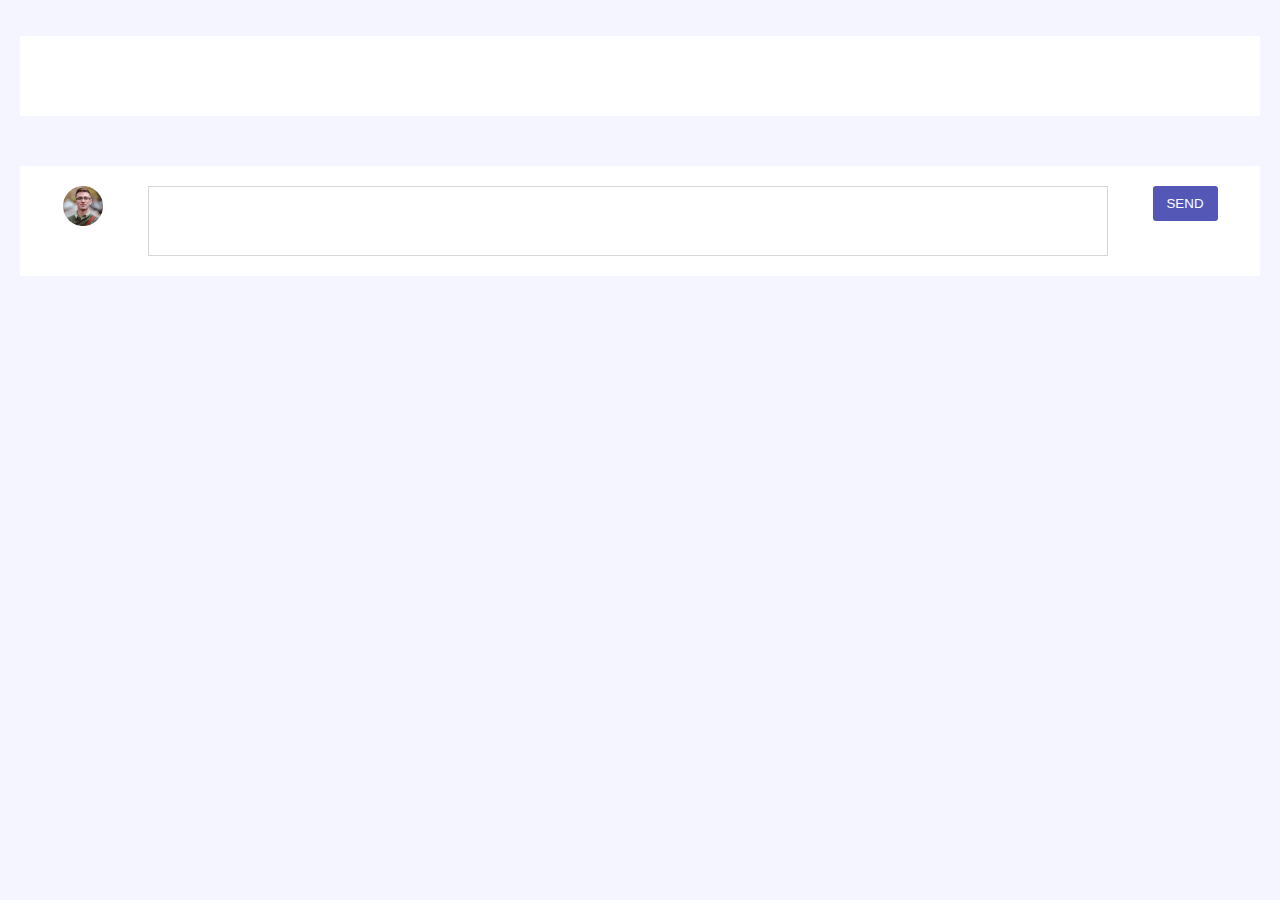
<file: interactive-comments-section-main/index.html>
<!DOCTYPE html>
<html lang="en">

<head>
  <meta charset="UTF-8">
  <meta name="viewport" content="width=device-width, initial-scale=1.0">
  <link rel="icon" type="image/png" sizes="32x32" href="./images/favicon-32x32.png">
  <link rel="stylesheet" href="./css/style.css">
  <link href="https://cdn.jsdelivr.net/npm/bootstrap@5.2.1/dist/css/bootstrap.min.css" rel="stylesheet"
    integrity="sha384-iYQeCzEYFbKjA/T2uDLTpkwGzCiq6soy8tYaI1GyVh/UjpbCx/TYkiZhlZB6+fzT" crossorigin="anonymous">
  <script src="https://cdn.jsdelivr.net/npm/@popperjs/core@2.11.6/dist/umd/popper.min.js"
    integrity="sha384-oBqDVmMz9ATKxIep9tiCxS/Z9fNfEXiDAYTujMAeBAsjFuCZSmKbSSUnQlmh/jp3" crossorigin="anonymous">
    </script>

  <script src="https://cdn.jsdelivr.net/npm/bootstrap@5.2.1/dist/js/bootstrap.min.js"
    integrity="sha384-7VPbUDkoPSGFnVtYi0QogXtr74QeVeeIs99Qfg5YCF+TidwNdjvaKZX19NZ/e6oz" crossorigin="anonymous">
    </script>
  <script type="module" src="./js/script.js" defer></script>

  <title>Frontend Mentor | Interactive comments section</title>

</head>

<body>

  <center>
    <div class="container">
      <div class="col-sm-12">
        <div class="comments">
          <div class="comment">

          </div>
        </div>
        <div class="my-comment">
          <img src="./images/avatars/image-juliusomo.png" 
          alt="Foto Julius Omo"
          width="40px">
          <textarea 
            placeholder="Add a comment..." 
            id="commentInput">
          </textarea>
          <input type="submit" id="send-comment" value="SEND">
        </div>
      </div>
    </div>
  </center>
</body>

</html>
</file>
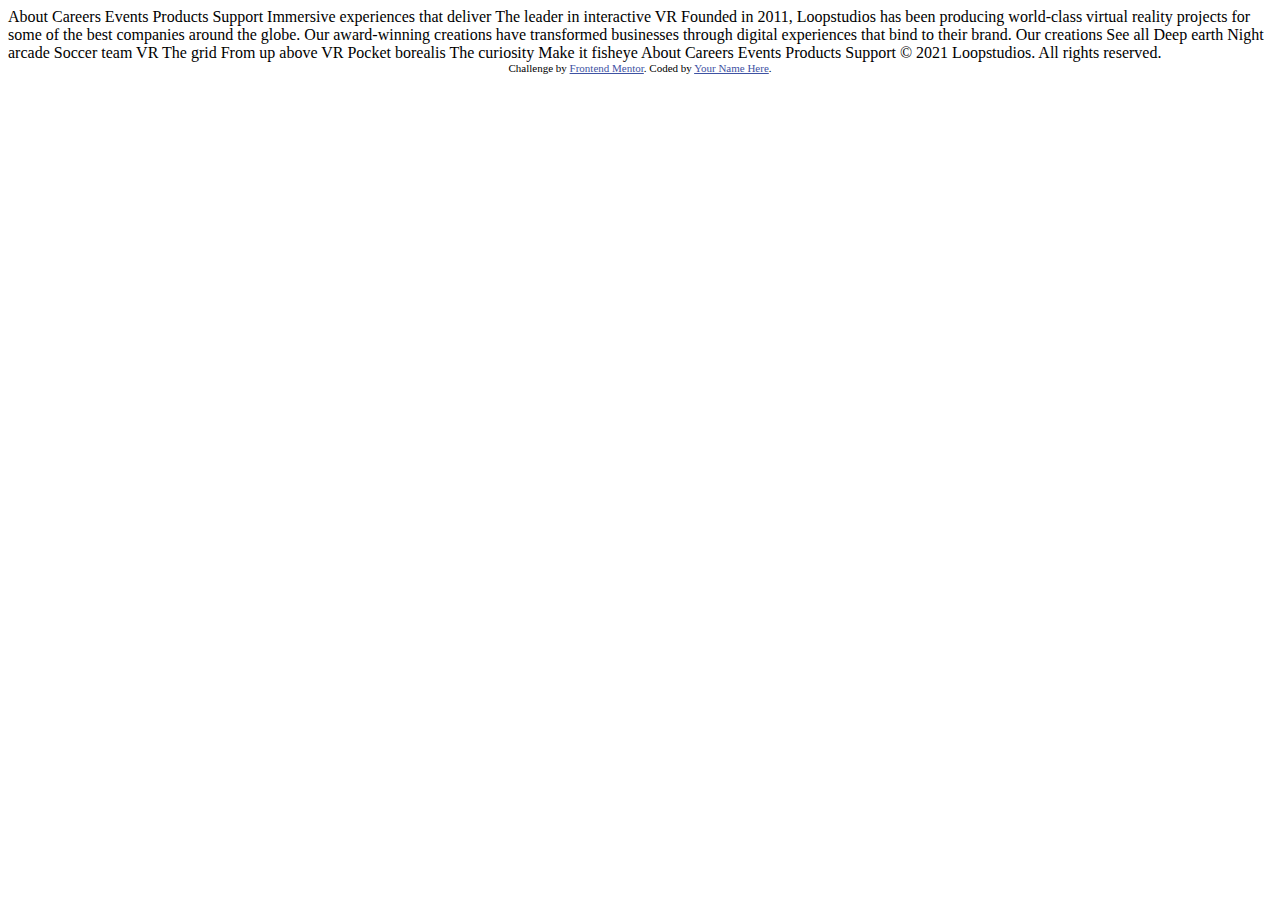
<file: loopstudios-landing-page-main/index.html>
<!DOCTYPE html>
<html lang="en">
<head>
  <meta charset="UTF-8">
  <meta name="viewport" content="width=device-width, initial-scale=1.0"> <!-- displays site properly based on user's device -->

  <link rel="icon" type="image/png" sizes="32x32" href="./images/favicon-32x32.png">
  
  <title>Frontend Mentor | Loopstudios landing page</title>

  <!-- Feel free to remove these styles or customise in your own stylesheet 👍 -->
  <style>
    .attribution { font-size: 11px; text-align: center; }
    .attribution a { color: hsl(228, 45%, 44%); }
  </style>
</head>
<body>
  About
  Careers
  Events
  Products
  Support

  Immersive experiences that deliver

  The leader in interactive VR

  Founded in 2011, Loopstudios has been producing world-class virtual reality 
  projects for some of the best companies around the globe. Our award-winning 
  creations have transformed businesses through digital experiences that bind 
  to their brand.

  Our creations

  See all

  Deep earth
  Night arcade
  Soccer team VR
  The grid
  From up above VR
  Pocket borealis
  The curiosity
  Make it fisheye

  About
  Careers
  Events
  Products
  Support

  © 2021 Loopstudios. All rights reserved.

  <div class="attribution">
    Challenge by <a href="https://www.frontendmentor.io?ref=challenge" target="_blank">Frontend Mentor</a>. 
    Coded by <a href="#">Your Name Here</a>.
  </div>
</body>
</html>
</file>
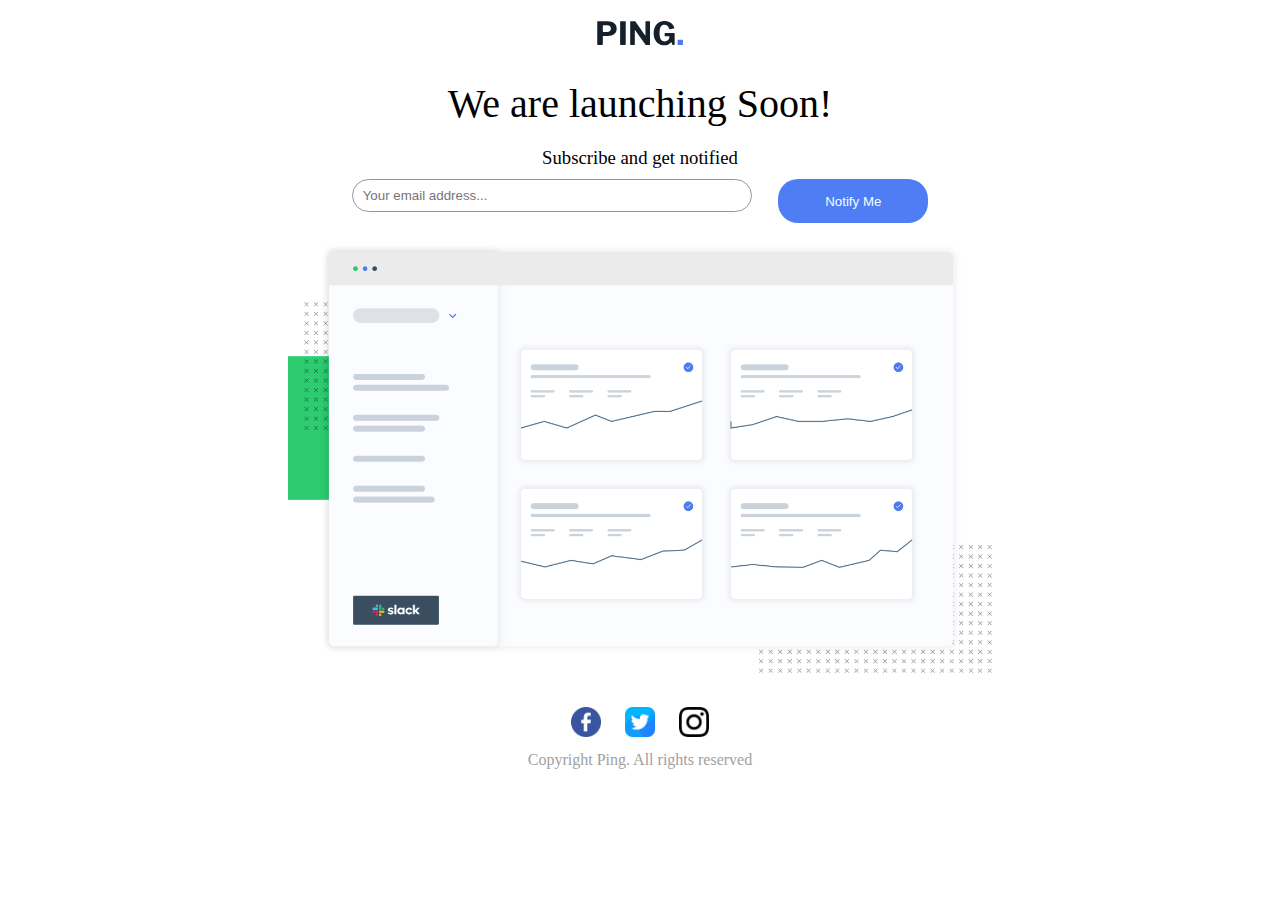
<file: ping-coming-soon-page-master/index.html>
<!DOCTYPE html>
<html lang="en">

<head>
  <meta charset="UTF-8">
  <meta name="viewport" content="width=device-width, initial-scale=1.0">
  <link rel="icon" type="image/png" sizes="32x32" href="./images/favicon-32x32.png">
  <link rel="stylesheet" href="style.css">
  <title>Frontend Mentor | Ping coming soon page</title>
</head>

<body>
  <div class="main">
    <div class="logo">
      <img src="./images/logo.svg" alt="Logo">
    </div>
    <h1>We are launching <b>Soon!</b></h1>
    <h3>Subscribe and get notified</h3>
    <div class="form">
      <form class="form">
        <div class="emailInput">
          <input type="email" class="form-control" placeholder="Your email address..." required>
          <div class="hide"><i>Please provide a valid email address</i></div>
        </div>
        <input type="submit" value="Notify Me" id="btn-submit" onclick="validaInput()">
      </form>
    </div>
    <div class="imageMain">
      <img src="./images/illustration-dashboard.png" alt="illustration-dashboard">
    </div>
  </div>
  <footer>
    <div class="socials">
      <img src="./images/facebook.png" alt="facebook logo">
      <img src="./images/twitter.png" alt="twitter logo">
      <img src="./images/instagram.png" alt="instagram logo">
    </div>
    <span id="copy">Copyright Ping. All rights reserved</span>
  </footer>


</body>

<script>
  emailInput = document.querySelector('.form-control')

  function validaInput() {
    if (emailInput.value == null || emailInput.value.includes('@') == false) {
      document.querySelector('.hide').style.display = "block"
      emailInput.style.border = "1px solid red"
      setTimeout(() => {
        document.querySelector('.hide').style.display = "none"
        emailInput.style.border = "1px solid hsl(0, 0%, 59%)"
      }, 2000);
    }
  }
</script>

</html>
</file>
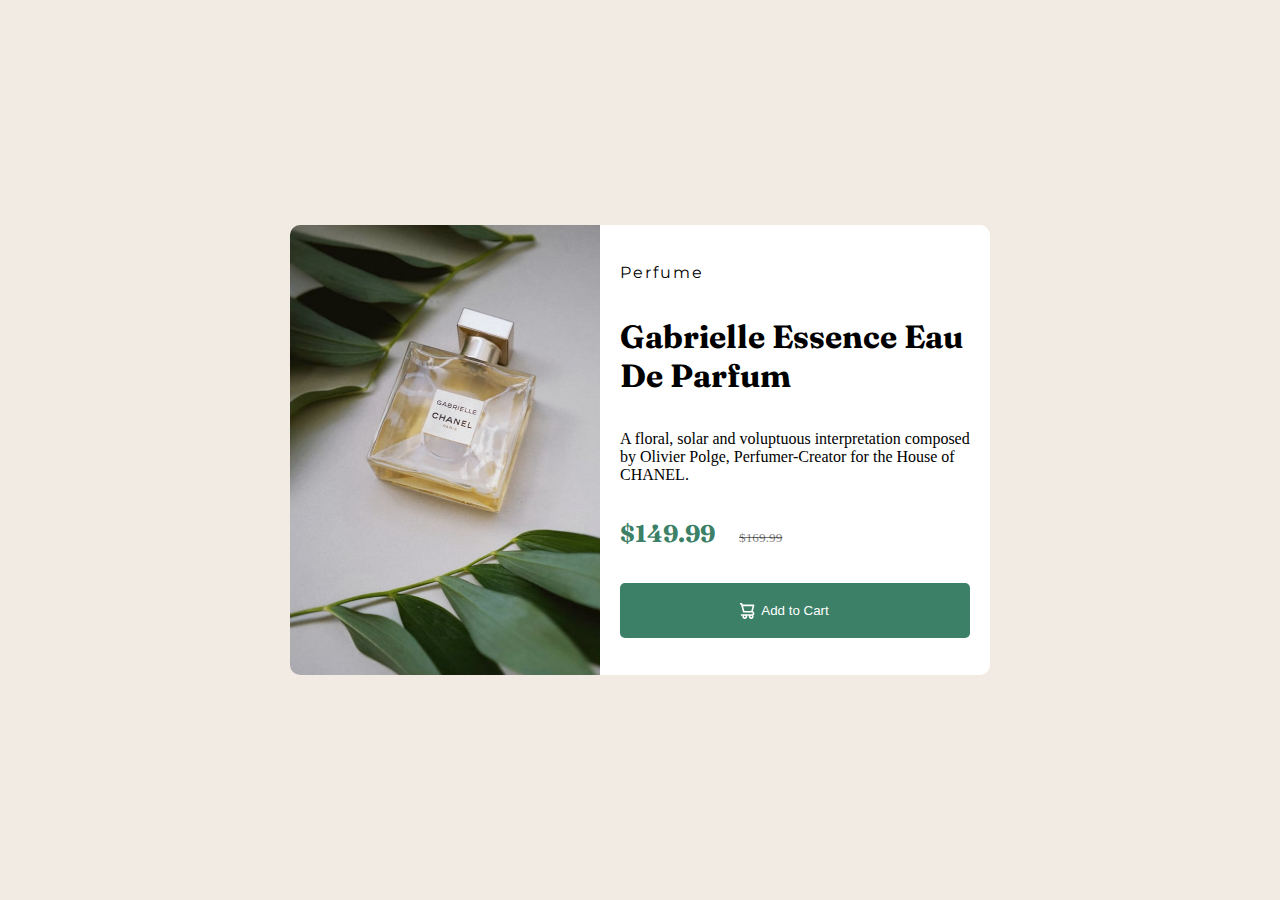
<file: product-preview-card-component-main/index.html>
<!DOCTYPE html>
<html lang="en">

<head>
  <meta charset="UTF-8">
  <meta name="viewport" content="width=device-width, initial-scale=1.0">
  <!-- displays site properly based on user's device -->

  <link rel="icon" type="image/png" sizes="32x32" href="./images/favicon-32x32.png">
  <link rel="stylesheet" href="style.css">
  <title>Frontend Mentor | Product preview card component</title>

  <!-- Feel free to remove these styles or customise in your own stylesheet 👍 -->
  <style>
    .attribution {
      font-size: 11px;
      text-align: center;
    }

    .attribution a {
      color: hsl(228, 45%, 44%);
    }
  </style>
</head>

<body>
  <!-- * -->
  <div class="main">
    <!-- A -->
    <div class="contentmain">
      <!-- B -->
      <div class="card">
        <!-- C -->
        <div class="contentcard">
          <!-- D -->
          <div class="img-product"></div>
          <div class="txtcard">
            <p id="product">Perfume</p>
            <h1 id="name-product">Gabrielle Essence Eau De Parfum</h1>
            <p id="description">A floral, solar and voluptuous interpretation composed by Olivier Polge,
              Perfumer-Creator for the House of CHANEL.</p>
            <div class="price">
              <span>$149.99</span>
              <strike>$169.99</strike>
            </div>
            <div class="input-btn">
              <img src="./images/icon-cart.svg" alt="Car Icon">
              <input type="button" value="Add to Cart">
            </div>
          </div>
          <!-- D -->
        </div>
        <!-- C -->
      </div>
      <!-- B -->
    </div>
    <!-- A -->
  </div>
  <!-- * -->

</body>

</html>
</file>
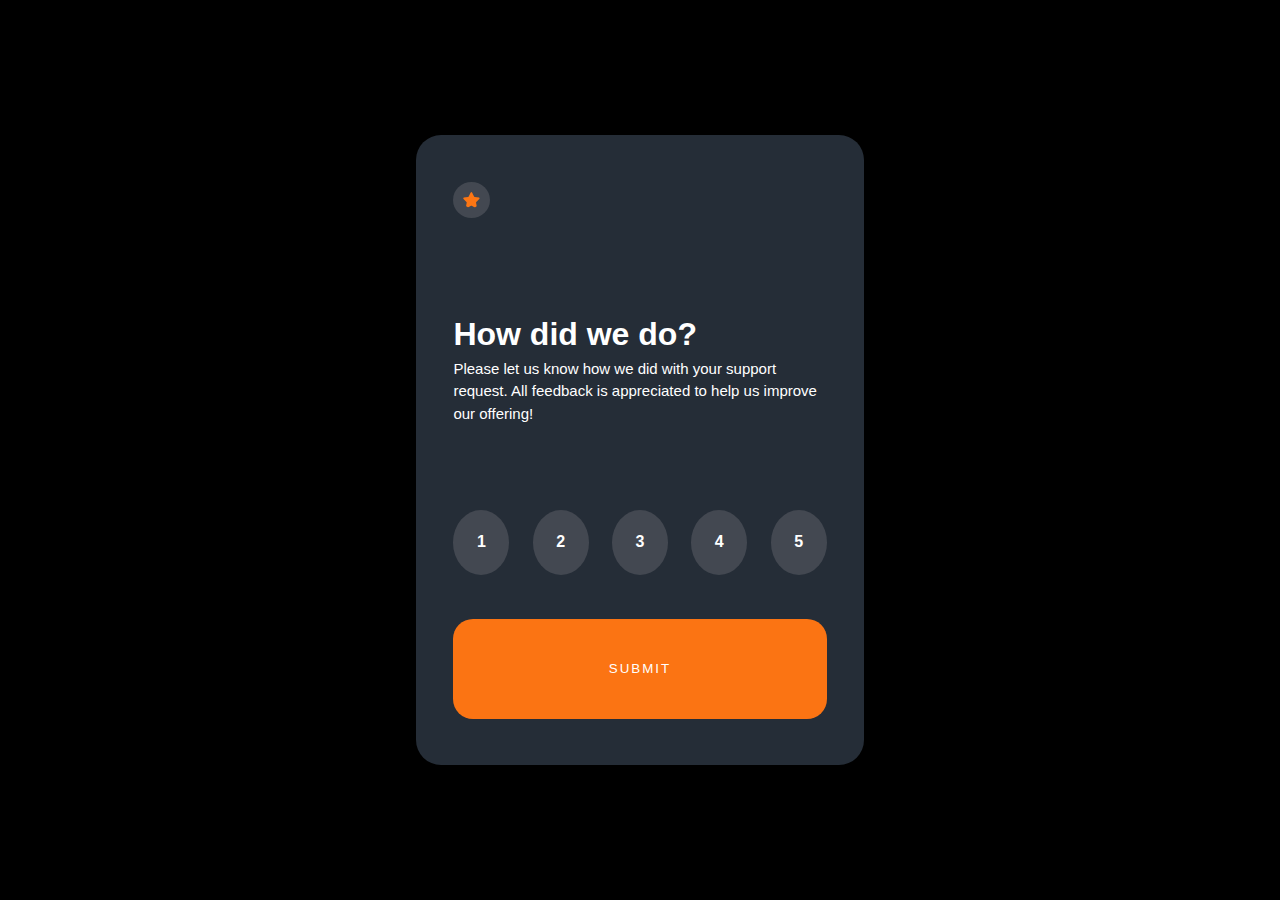
<file: rate-card-main/index.html>
<!DOCTYPE html>
<html lang="pt-br">

<head>
    <meta charset="UTF-8">
    <meta http-equiv="X-UA-Compatible" content="IE=edge">
    <meta name="viewport" content="width=device-width, initial-scale=1.0">
    <link rel="stylesheet" href="style.css">
    <title>DESAFIO</title>
</head>

<body>
    <main>
        <div class="centermain">
            <div class="centercard">
                <div class="card">
                    <div class="center-card-content">
                        <div id="header-card">
                            <div id="star">
                                <img src="./assets/icon-star.svg" alt="">
                            </div>
                        </div>
                        <div class="middle1-card-content" id="middle1-card">
                            <h1>How did we do?</h1>
                            <p>Please let us know how we did with your support request. All feedback is appreciated to
                                help us improve our offering!</p>
                        </div>
                        <div class="middle2-card-content" id="middle2-card">
                            <div id="rating-1" onclick="recebeNota1()">1</div>
                            <div id="rating-2" onclick="recebeNota2()">2</div>
                            <div id="rating-3" onclick="recebeNota3()">3</div>
                            <div id="rating-4" onclick="recebeNota4()">4</div>
                            <div id="rating-5" onclick="recebeNota5()">5</div>
                        </div>
                        <div class="footer-card-content" id="footer-card">
                            <input type="submit" value="SUBMIT" onclick="alternaTela()">
                        </div>
                    </div>
                </div>
                <!-- CARD 2  -->
                <div class="card-secundary">
                    <div class="center-card-secundary">
                        <img src="./assets/illustration-thank-you.svg" alt="">
                        <div class="thanks-rating"></div>
                        <h1>Thank you!</h1>
                        <p>We appreciate you taking the time to give
                            a rating. If you ever need more support, don't
                            hesitate to get in touch!
                        </p>
                    </div>
                </div>
            </div>
        </div>
    </main>
</body>
    <script src="./JS/script.js"></script>
</html>
</file>
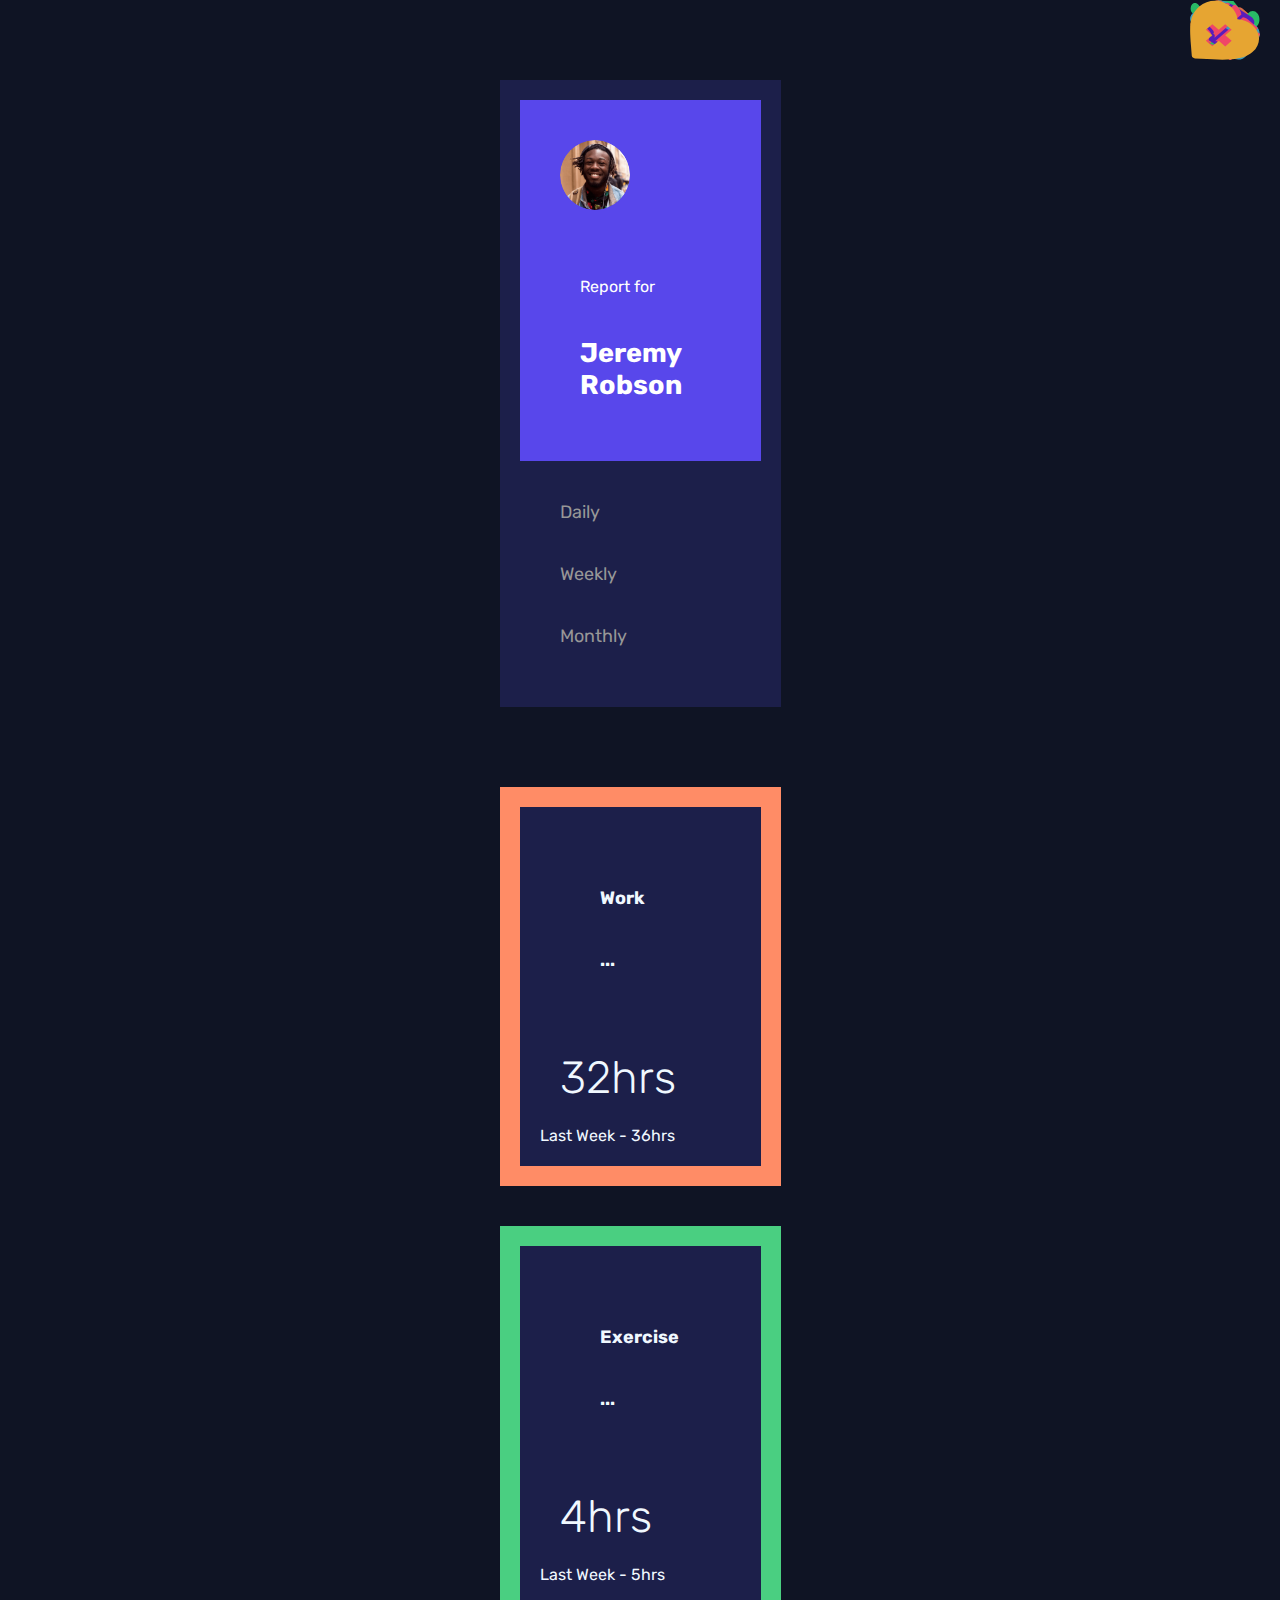
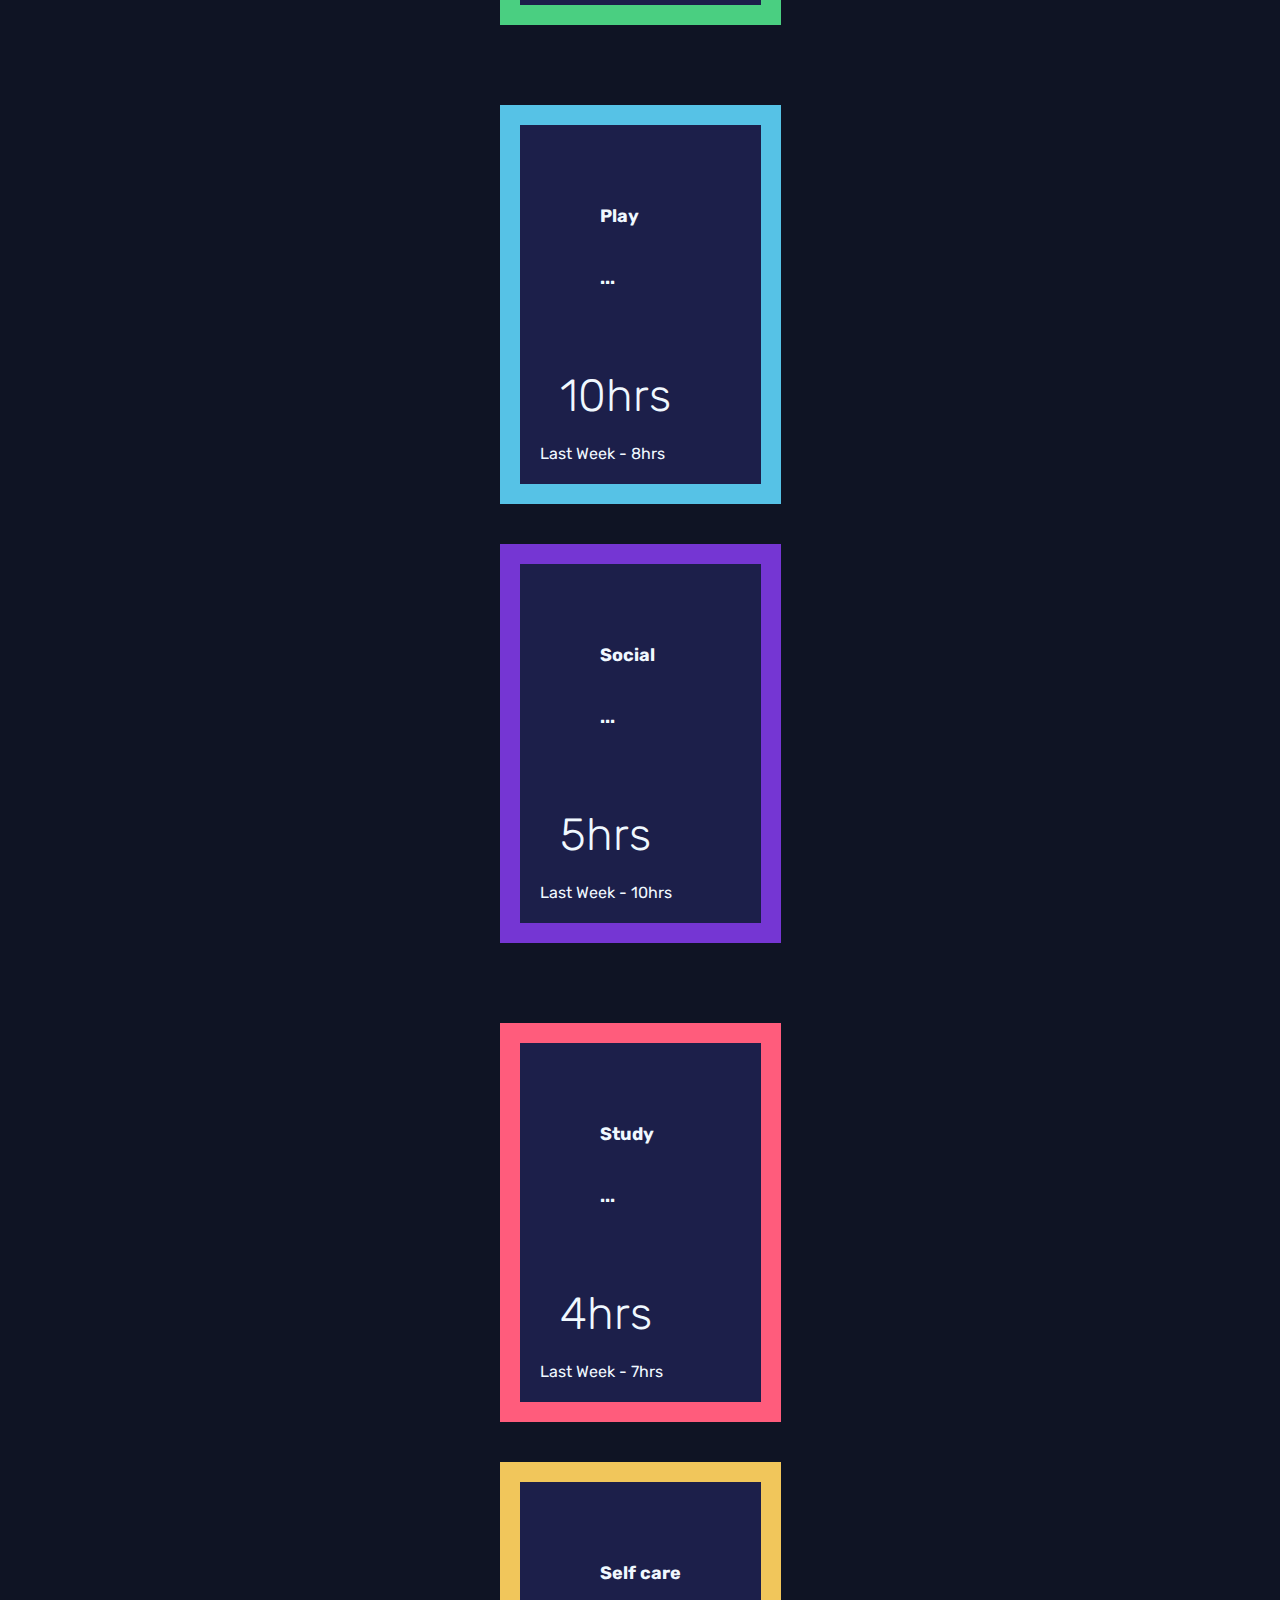
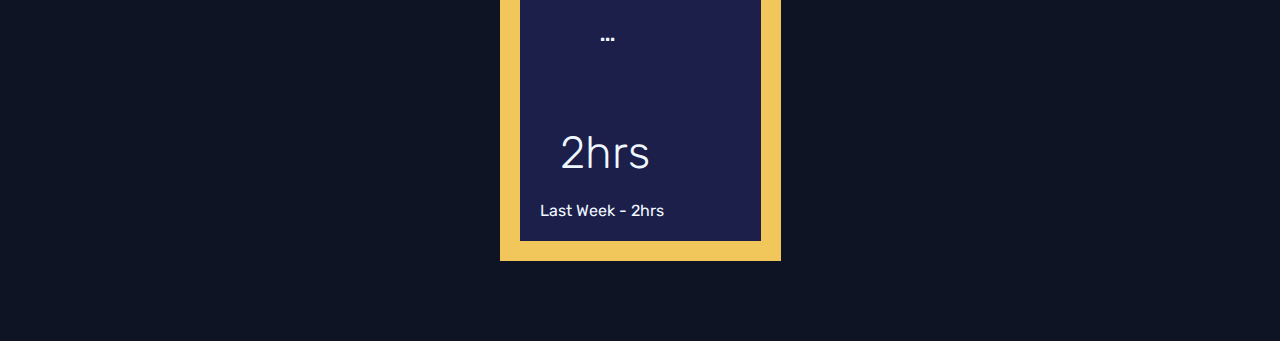
<file: time-tracking-dashboard-main/index.html>
<!DOCTYPE html>
<html lang="en">

<head>
  <meta charset="UTF-8">
  <meta name="viewport" content="width=device-width, initial-scale=1.0">
  <link href="https://cdn.jsdelivr.net/npm/bootstrap@5.2.2/dist/css/bootstrap.min.css" rel="stylesheet"
    integrity="sha384-Zenh87qX5JnK2Jl0vWa8Ck2rdkQ2Bzep5IDxbcnCeuOxjzrPF/et3URy9Bv1WTRi" crossorigin="anonymous">
  <link rel="icon" type="image/png" sizes="32x32" href="./images/favicon-32x32.png">
  <link rel="stylesheet" href="style.css">
  <title>Frontend Mentor | Time tracking dashboard</title>
</head>

<body>
  <div class="container-fluid mx-1">
    <!-- ROW1 -->
    <div class="row p-0">
      <div class="col p-0 mt-4">
        <div class="center-card p-0">
          <div class="card p-0" id="card1-fundo">
            <!-- CARD1 -->
            <div class="card text-start " id="card1">
              <div class="card-img-top">
                <img src="images/image-jeremy.png" style="width: 70px;border-radius: 50%;"
                  class="img-thumbnail p-0">
              </div>
              <!-- CARDBODY -->
              <div class="card-body">
                <div class="card-title text-muted p-0 m-0">
                  <small>Report for</small>
                </div>
                <div class="card-text text-start p-0 m-1" id="nameCard1">
                  <h2>Jeremy Robson</h2>
                </div>
              </div>
            </div>
            <!-- FIMCARD1  -->
            <div class="card-footer mt-1 pb-0">
              <div class="card-text p-0">
                <p id="card1-txt-footer">Daily</p>
              </div>
              <div class="card-text p-0">
                <p id="card1-txt-footer">Weekly</p>
              </div>
              <div class="card-text p-0">
                <p id="card1-txt-footer">Monthly</p>
              </div>
            </div>
          </div>
        </div>
      </div>
      <!-- COL 2 COM 2 linhas -->

      <!-- CARD2 LINHA1 -->
      <div class="col-md-3">
        <div class="row p-1">
          <div class="card px-0 pb-0 pt-5" id="card-effect1">
            <img src="images/icon-work.svg" id="card-img">
            <div class="card m-0 ">
              <div class="card-title p-0">
                <div class="row p-0">
                  <div class="col-6 py-0">
                    <strong>Work</strong>
                  </div>
                  <div class="col-6 text-end py-0">
                    <strong>...</strong>
                  </div>
                </div>
              </div>
              <div class="card-text p-0 px-1 py-0">
                <h1>32hrs</h1>
              </div>
              <p class="card-text text-start px-1 py-0">
                <small class="text-muted">
                  Last Week - 36hrs
                </small>
              </p>
            </div>
          </div>
        </div>
        <!-- FIM CARD2 -->

        <!-- CARD3 LINHA2 -->
        <div class="row p-1">
          <div class="card px-0 pb-0 pt-5" id="card-effect2">
            <img src="images/icon-exercise.svg" id="card-img">
            <div class="card m-0">
              <div class="card-title p-0">
                <div class="row p-0">
                  <div class="col-6 p-0">
                    <strong>Exercise</strong>
                  </div>
                  <div class="col-6 text-end py-0">
                    <strong>...</strong>
                  </div>
                </div>
              </div>
              <div class="card-text p-0 px-1 py-0">
                <h1>4hrs</h1>
              </div>
              <p class="card-text text-start px-1 py-0">
                <small class="text-muted">
                  Last Week - 5hrs
                </small>
              </p>
            </div>
          </div>
        </div>
        <!-- FIMCARD3 -->

      </div>
      <div class="col-md-3">
        <div class="row p-1">
          <div class="card px-0 pb-0 pt-5" id="card-effect3">
            <img src="images/icon-play.svg" id="card-img">
            <div class="card">
              <div class="card-title p-0 ">
                <div class="row p-0">
                  <div class="col-6 py-0">
                    <strong>Play</strong>
                  </div>
                  <div class="col-6 text-end py-0">
                    <strong>...</strong>
                  </div>
                </div>
              </div>
              <div class="card-text p-0 px-1 py-0">
                <h1>10hrs</h1>
              </div>
              <p class="card-text text-start px-1 py-0">
                <small class="text-muted">
                  Last Week - 8hrs
                </small>
              </p>
            </div>
          </div>
        </div>
        <!-- FIM CARD2 -->

        <!-- CARD3 LINHA2 -->
        <div class="row p-1">
          <div class="card px-0 pb-0 pt-5" id="card-effect4">
            <img src="images/icon-social.svg" id="card-img">
            <div class="card">
              <div class="card-title p-0">
                <div class="row p-0">
                  <div class="col-6 py-0 px-0">
                    <strong>Social</strong>
                  </div>
                  <div class="col-6 text-end py-0">
                    <strong>...</strong>
                  </div>
                </div>
              </div>
              <div class="card-text p-0 px-1 py-0">
                <h1>5hrs</h1>
              </div>
              <p class="card-text text-start px-1 py-0">
                <small class="text-muted">
                  Last Week - 10hrs
                </small>
              </p>
            </div>
          </div>
        </div>
        <!-- FIMCARD3 -->
      </div>
      <div class="col-md-3">
        <div class="row p-1">
          <div class="card px-0 pb-0 pt-5" id="card-effect5">
            <img src="images/icon-study.svg" id="card-img">
            <div class="card">
              <div class="card-title p-0">
                <div class="row p-0">
                  <div class="col-6 py-0">
                    <strong>Study</strong>
                  </div>
                  <div class="col-6 text-end py-0">
                    <strong>...</strong>
                  </div>
                </div>
              </div>
              <div class="card-text p-0 px-1 py-0">
                <h1>4hrs</h1>
              </div>
              <p class="card-text text-start px-1 py-0">
                <small class="text-muted">
                  Last Week - 7hrs
                </small>
              </p>
            </div>
          </div>
        </div>
        <!-- FIM CARD2 -->

        <!-- CARD3 LINHA2 -->
        <div class="row p-1">
          <div class="card px-0 pb-0 pt-5" id="card-effect6">
            <img src="images/icon-self-care.svg" id="card-img">
            <div class="card ">
              <div class="card-title p-0">
                <div class="row p-0">
                  <div class="col-6 py-0 px-0">
                    <strong>Self care</strong>
                  </div>
                  <div class="col-6 text-end py-0">
                    <strong>...</strong>
                  </div>
                </div>
              </div>
              <div class="card-text p-0 px-1 py-0">
                <h1>2hrs</h1>
              </div>
              <p class="card-text text-start px-1 py-0">
                <small class="text-muted">
                  Last Week - 2hrs
                </small>
              </p>
            </div>
          </div>
        </div>
        <!-- FIMCARD3 -->

      </div>
    </div>
  </div>
</body>

<script src="https://cdn.jsdelivr.net/npm/bootstrap@5.2.2/dist/js/bootstrap.bundle.min.js"
  integrity="sha384-OERcA2EqjJCMA+/3y+gxIOqMEjwtxJY7qPCqsdltbNJuaOe923+mo//f6V8Qbsw3" crossorigin="anonymous">
</script>


</html>
</file>
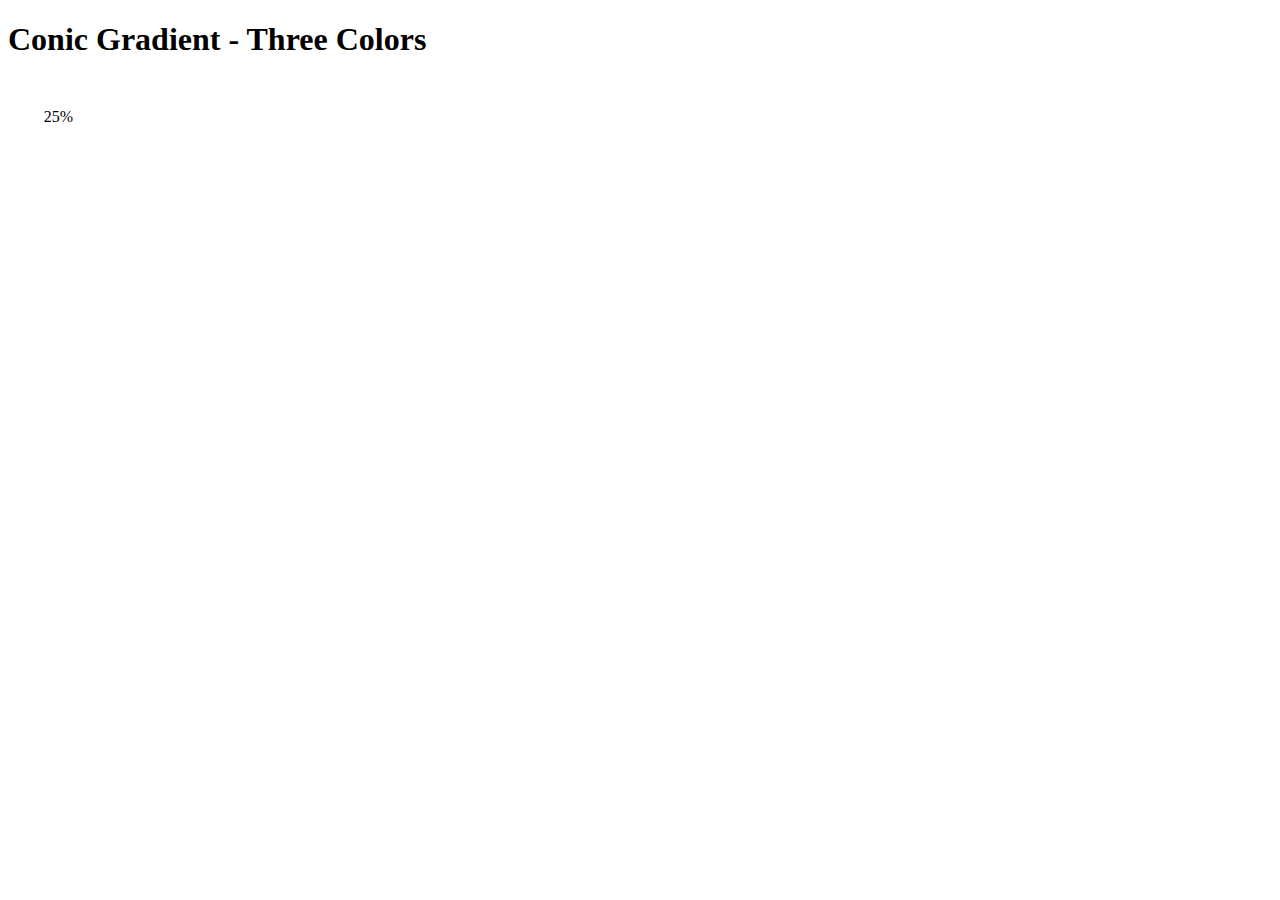
<file: time-tracking-dashboard-main/Progressbar/index.html>
<!DOCTYPE html>
<html>

<head>
    <style>
        #grad1 {
            position: relative;
            height: 100px;
            width: 100px;
            /* For browsers that do not support gradients */
            background-image: conic-gradient(white);
            border-radius: 50%;
            animation: progressbar 2s linear infinite;
            animation-delay: 0.3s;
        }

        #grad2 {
            position: absolute;
            top: 12px;
            right: 12px;
            height: 75px;
            width: 75px;
            background-color: white;
            /* For browsers that do not support gradients */
            border-radius: 50%;
            text-align: center;
        }

        @keyframes progressbar {
            15% {
                background-image: conic-gradient(blue, white,white, white,white, white,white);
                
            }

            30% {
                background-image: conic-gradient(blue, blue, white, white,white, white,white);
                
            }

            45%{
                background-image: conic-gradient(blue, blue, blue, white,white, white,white);
                
            }
            60%{
                background-image: conic-gradient(blue, blue, blue, blue,white, white,white);
                
            }
            75%{
                background-image: conic-gradient(blue, blue, blue, blue,blue, white,white);
               
            }
            90%{
                background-image: conic-gradient(blue, blue, blue, blue,blue, blue,white);
                
            }   
            100%{
                background-image: conic-gradient(blue, blue, blue, blue,blue, blue,blue);
                
            }
        }
    </style>
</head>

<body>

    <h1>Conic Gradient - Three Colors</h1>

    <div id="grad1">
        <div id="grad2"></div>
    </div>

</body>
    <script>
        let porcent = document.querySelector('#grad2')
        var i = 0
        setInterval(() => {           
            porcent.innerHTML = `<p>${i}%</p>`;
            i+=25
            if (i > 100) i = 0
        }, 320)
    </script>
</html>
</file>
<file: interactive-comments-section-main/css/style.css>
@import url('https://fonts.googleapis.com/css2?family=Rubik:ital,wght@0,300;0,400;0,500;0,600;0,700;0,800;0,900;1,300;1,400;1,500;1,600;1,700;1,800;1,900&display=swap');

* {
    margin: 0;
    padding: 0;
    box-sizing: border-box;
}

html,
body,
center {
    font-family: 'Rubik', sans-serif;
    background: hsl(240, 100%, 98%);
    width: 100vw;
    height: auto;
}

.container {
    padding: 20px;
    height: 80%;
    background: hsl(240, 100%, 98%);
}

.col-12{
    display: flex;
    flex-direction: column;
    justify-content: space-around;
}

.my-comment {
    background: #fff;
    border-radius: 2px;
    padding: 20px;
    display: flex;
    justify-content: space-around;
    width: 100%;
    margin: 50px 0 0;
}

.my-comment > img {
    height: 40px;
    cursor: pointer;
}

#commentInput{
    height: 70px;
    width: 80%;
    padding: 10px;
    resize: none;
    outline: none;
    border: 1px solid rgb(214, 214, 214);
}

#send-comment {
    height: 35px;
    width: 65px;
    padding: 5px 10px;
    color: #fff;
    background-color: hsl(238, 40%, 52%);
    border: none;
    border-radius: 3px;
    font-weight: 400;
}

#send-comment:active {
    background-color: #00008b;
}

.comments{
    background: #fff;
}

.comment {
    display: flex;
    height: 80px;
    padding: 10px;
    background: #fff;
    margin: 1em 0;
}

.img-comment{
    position: relative;
    width: 100px;
}

#commentImg {
    width: 35px;
    height: 35px;
    position: absolute;
    top: 0;
    left: 10px;
}

.text-comment {
}
</file>
<file: ping-coming-soon-page-master/style.css>
*{
    box-sizing: border-box;
    margin: 0;
    padding: 0;
}

html,
body,
.main {
    display: flex;
    justify-content: center;
    align-items: center;
    flex-direction: column;
}

h1 {
    font-weight: 100;
    font-size: 2.5em;
    margin: 10px;
}

h3 {
    font-weight: 100;
    margin: 10px;
}

footer {
    align-items: center;
    display: flex;
    flex-direction: column;
    justify-content: center;
}

.logo {
    margin: 20px 0;
}

.form {
    display: flex;
}

.form-control {
    width: 400px;
    height: 2.5em;
    padding: 5px 10px;
    border-radius: 20px;
    border: 1px solid hsl(0, 0%, 59%);
    outline: none;
}

.hide {
    display: none;
    padding: 10px 20px;
    color: red;
}

#btn-submit {
    margin: 0 0 0 2em;
    height: 3.3em;
    width: 150px;
    padding: 5px 20px;
    border-radius: 20px;
    border: none;
    background: hsl(223, 87%, 63%);
    color: azure;
}

.imageMain>img {
    padding: 10px;
    margin: 10px;
    height: 50vh;
}

.socials>img {
    width: 40px;
    padding: 5px;
    margin: 5px;
}

#copy {
    color: rgb(161, 161, 161);
}

@media (max-width:600px) {
    h1 {
        font-weight: 100;
        font-size: 1.5em;
        margin: 10px;
    }
    
    h3 {
        font-weight: 100;
        margin: 10px;
    }

    .main {
        width: 80vw;
        
    }

    .form {
        display: contents;
    }

    .form-control {
        width: 300px;
        height: 2.5em;
        padding: 5px 10px;
        border-radius: 20px;
        border: 1px solid rgb(136, 136, 136);
        outline: none;
    }

    #btn-submit {
        margin: 1em 0;
        padding: 5px 10px;
        height: 3.3em;
        width: 300px;
        border-radius: 20px;
        border: none;
        background: hsl(223, 87%, 63%);
        color: azure;
    }

    .imageMain>img {
        padding: 10px;
        margin: 10px;
        height: 30vh;
    }

}
</file>
<file: product-preview-card-component-main/style.css>
@import url('https://fonts.googleapis.com/css2?family=Fraunces:opsz,wght@9..144,700&family=Montserrat:wght@500;700&family=Roboto:wght@100;300&family=Rubik:wght@300;400;500&display=swap');

/* font-family: 'Fraunces', serif;
font-family: 'Montserrat', sans-serif;
font-family: 'Roboto', sans-serif;
font-family: 'Rubik', sans-serif; */

* {
    margin: 0;
    padding: 0;
    box-sizing: border-box;
}

body {
    width: 100vw;
    height: 100vh;
    background-color: hsl(30, 38%, 92%);
    overflow: hidden;
}

/* DIV PAI DO MAIN */
.main {
    width: 100%;
    height: 100%;
    display: flex;
    justify-content: center;
    align-items: center;
}
/* ------------------ */

/* DIV FILHO DO MAIN - CONTEUDO */
.contentmain {
    width: 100%;
    height: 50%;
    display: flex;
    justify-content: center;
    align-items: center;
}
/* ------------------ */

/* DIV PAI DO CARD */
.card {
    max-width: 700px;
    min-width: 450px;
    min-height: 400px;
    max-height: 800px;
    width: 60%;
    height: 100%;
    background-color: white;
    border-radius: 10px;
}
/* ------------------ */

/* DIV FILHO DO CARD - CONTEUDOS */
.contentcard {
    display: flex;
    width: 100%;
    height: 100%;
}
/* ------------------ */

/* COLUM 1 CARD */
.img-product {
    height: auto;
    width: 100%;
    background-image: url('./images/image-product-desktop.jpg');
    background-size: cover;
    background-repeat: no-repeat;
    background-position: center;
    border-top-left-radius: 10px;
    border-bottom-left-radius: 10px;
}
/* ------------------ */

/* COLUM 2 CARD */
.txtcard {
    width: 80%;
    margin: 20px;
    display: flex;
    flex-direction: column;
    justify-content: space-around;
    flex-wrap: wrap;
}
/* ------------------ */

/* COMPONENTE PREÇO */
.price>span {
    font-size: 18pt;
    color: hsl(158, 36%, 37%);
    font-weight: 700;
    font-family: 'Fraunces', serif;
    margin: 0 20px 0 0;
}

strike {
    font-size: 10pt;
    color: rgba(0, 0, 0, 0.534);
}
/* ------------------ */

/* ESTILIZAÇÃO FONTES */
p:first-child {
    font-family: 'Montserrat', sans-serif;
    letter-spacing: 2px;
}

h1 {
    font-family: 'Fraunces', serif;
}
/* ------------------ */

/* COMPONENTE INPUT */
.input-btn {
    position: relative;
}

.input-btn>input {
    padding: 20px 10px;
    background-color: hsl(158, 36%, 37%);
    color: white;
    border: none;
    border-radius: 5px;
    min-width: 200px;
    width: 350px;
}

.input-btn>img {
    position: absolute;
    top: 20px;
    left: 120px;
}

.input-btn > input:active{
    background-color: hsl(159, 31%, 28%);
}
/* ------------------ */

@media screen and (max-width: 510px) {

    .contentmain {
        height: 80%;
    }

    .card {
        width: 90%;
        height: 100%;
        background-color: hsl(30, 38%, 92%);
    }

    .contentcard {
        align-items: center;
        flex-direction: column;
        height: 100%;
    }

    .img-product {
        width: 80%;
        height: 100%;
        background-image: url('./images/image-product-mobile.jpg');
        background-size: cover;
        background-repeat: no-repeat;
        background-position: center;
        border-top-left-radius: 10px;
        border-top-right-radius: 10px;
        border-top-left-radius: 0;
        border-bottom-left-radius: 0;
    }

    .txtcard {
        align-items: center;
        margin: 0;
        padding: 20px;
        background-color: white;
        flex-wrap: wrap;
        border-bottom-left-radius: 10px;
        border-bottom-right-radius: 10px;
    }

    /* COMPONENTE PREÇO */
    .price {
        align-self: flex-start;
    }
    /* ------------------ */

    p:first-child {
        letter-spacing: 2px;
        align-self: flex-start;
        text-indent: -5px;
    }

    p {
        font-family: 'Montserrat', sans-serif;
        line-height: 1.5;
        margin: 10px 0;
        color: rgba(0, 0, 0, 0.575);
    }

    /* COMPONENTE INPUT */
    .input-btn {
        position: relative;
        margin: 10px -20px;
    }

    .input-btn>input {
        padding: 10px 0px;
        background-color: hsl(158, 36%, 37%);
        color: white;
        border: none;
        border-radius: 5px;
        min-width: 300px;
    }

    .input-btn>img {
        position: absolute;
        top: 26%;
        left: 36%;
        width: 4%;
    }
    /* ------------------ */
}
</file>
<file: rate-card-main/style.css>
@import url('https://fonts.google.com/specimen/Overpass');

* {
    margin: 0;
    padding: 0;
    box-sizing: border-box;
    line-height: 1.5;
}

body {
    font-family: 'Roboto', sans-serif;
    font-weight: 700;
    color: hsl(0, 0%, 100%);
}

p {
    font-weight: 400;
    font-size: 15px;
}

input {
    cursor: pointer;
}

.centermain {
    display: flex;
    justify-content: center;
    align-items: center;
    width: 100vw;
    height: 100vh;
    background-color: black;
}

.centercard {
    display: flex;
    justify-content: center;
    align-items: center;
    width: 50%;
    height: 70%;
}

.card {
    display: flex;
    justify-content: center;
    align-items: center;
    height: 100%;
    width: 70%;
    border-radius: 25px;
    background-color: hsl(213, 19%, 18%);
}

.center-card-content {
    position: relative;
    width: 90%;
    height: 90%;
    padding: 15px;
    display: grid;
    gap: 10px;
    grid-template-areas:
        'header'
        'middle1'
        'middle2'
        'footer'
    ;
}

#header-card {
    width: 100%;
    height: 15%;
}

#star {
    height: 100%;
    width: 20%;
}

#star>img {
    padding: 10px;
    border-radius: 50%;
    background-color: hsl(219, 9%, 29%);
}

#header-card {
    grid-area: header;
}

#middle1-card {
    grid-area: middle1;
}

#middle2-card {
    display: flex;
    grid-area: middle2;
}

#footer-card {
    grid-area: footer;
}

.middle2-card-content {
    display: flex;
    justify-content: space-between;
}

.middle2-card-content>div {
    text-align: center;
    justify-content: center;
    align-items: center;
    display: flex;
    width: 15%;
    height: 65%;
    border-radius: 50%;
    background-color: hsl(219, 9%, 29%);
    transition: all .2s;
    -webkit-transition: all .2s;
    -moz-transition: all .2s;
    -ms-transition: all .2s;
    -o-transition: all .2s;
}

.middle2-card-content>div:hover {
    background-color: hsl(25, 97%, 50%);
    cursor: pointer;
}
.middle2-card-content>div:active {
    background-color: white;
    cursor: pointer;
}
.footer-card-content>input {
    color: white;
    background-color: hsl(25, 97%, 53%);
    width: 100%;
    height: 100%;
    border-radius: 20px;
    letter-spacing: 2px;
    border: none;
}

.footer-card-content>input:active {
    color: hsl(25, 97%, 53%);
    background-color: white;
}
/* 2 card */
/* 2 card */
.card-secundary {
    width: 90%;
    height: 90%;

    display: none;
    align-items: center;
    justify-content: center;
}

.center-card-secundary {
    padding: 30px;
    position: relative;
    width: 90%;
    height: 100%;
    border-radius: 20px;
    background-color: hsl(213, 19%, 18%);
    display: flex;
    flex-direction: column;
    text-align: center;
    align-items: center;
    justify-content: space-evenly;
}

.center-card-secundary > img {
    top: 30px;
    width: 40%;
    height: 30%;
}

.thanks-rating {
    margin: 10px 0px 0px 0px;
    padding: 5px 10px;
    border-radius: 20px;
    color: hsl(25, 97%, 53%);
    background-color: hsl(216, 3%, 32%);
}
@media (max-height: 700px) {
    h1 {
        font-size: 25pt;
    }
    #header-card {
        width: 100%;
        height: 10%;
    }
    .card {
        height: 500px;
    }
}
@media (max-width: 800px) {
    h1 {
        font-size: 25pt;
    }
    #header-card {
        width: 100%;
        height: 40px;
        position: absolute;
        top: -25px;
    }
    .card {
        height: 500px;
    }
    .middle2-card-content>div {
        text-align: center;
        margin: 0px 1%;
        width: 20%;
        height: 100%;
        border-radius: 50%;
        padding: 1% 4% 4% 4%;
        background-color: hsl(219, 9%, 29%);
    }
}
</file>
<file: time-tracking-dashboard-main/style.css>
@import url('https://fonts.googleapis.com/css2?family=Roboto:wght@100;300&family=Rubik:wght@300;400;500&display=swap');

* {
    margin: 0;
    padding: 0;
    box-sizing: border-box;
}

body {
    width: 100vw;
    display: flex;
    align-items: center;
    justify-content: center;
    font-family: 'Rubik', sans-serif;
    font-size: 18px;
    background-color: hsl(226, 43%, 10%);

}

div {
    padding: 20px;
}

small {
    font-size: 12pt;
    user-select: none;
}

strong {
    user-select: none;
}

h1 {
    font-weight: 100;
    font-size: 2.5em;
}

.main {
    border: 2px solid red;
}

.container-fluid {
    max-width: 1440px;
}

#nameCard1 {
    width: 120px;
}

.card {
    color: aliceblue;
    background-color: hsl(235, 46%, 20%);
}

#card1-fundo {
    background-color: hsl(235, 46%, 20%);
    color: white;

}

#card1 {
    background-color: hsl(246, 80%, 60%);
    color: white;
}

#card-img {
    width: 70px;
    height: 60px;
    position: absolute;
    top: 0px;
    right: 20px;
}

#card1-txt-footer {
    color: rgb(151, 151, 151);
    cursor: pointer;
    width: 70px;
}

#card1-txt-footer:hover {
    color: rgb(255, 255, 255);
    cursor: pointer;
}

#card1-txt-footer:active {
    color: antiquewhite;
}

#card-effect1 {
    background-color: hsl(15, 100%, 70%);
}

#card-effect2 {
    background-color: hsl(145, 58%, 55%);
}

#card-effect3 {
    background-color: hsl(195, 74%, 62%);
}

#card-effect4 {
    background-color: hsl(264, 64%, 52%);
}

#card-effect5 {
    background-color: hsl(348, 100%, 68%);
}

#card-effect6 {
    background-color: hsl(43, 84%, 65%);
}
</file>
